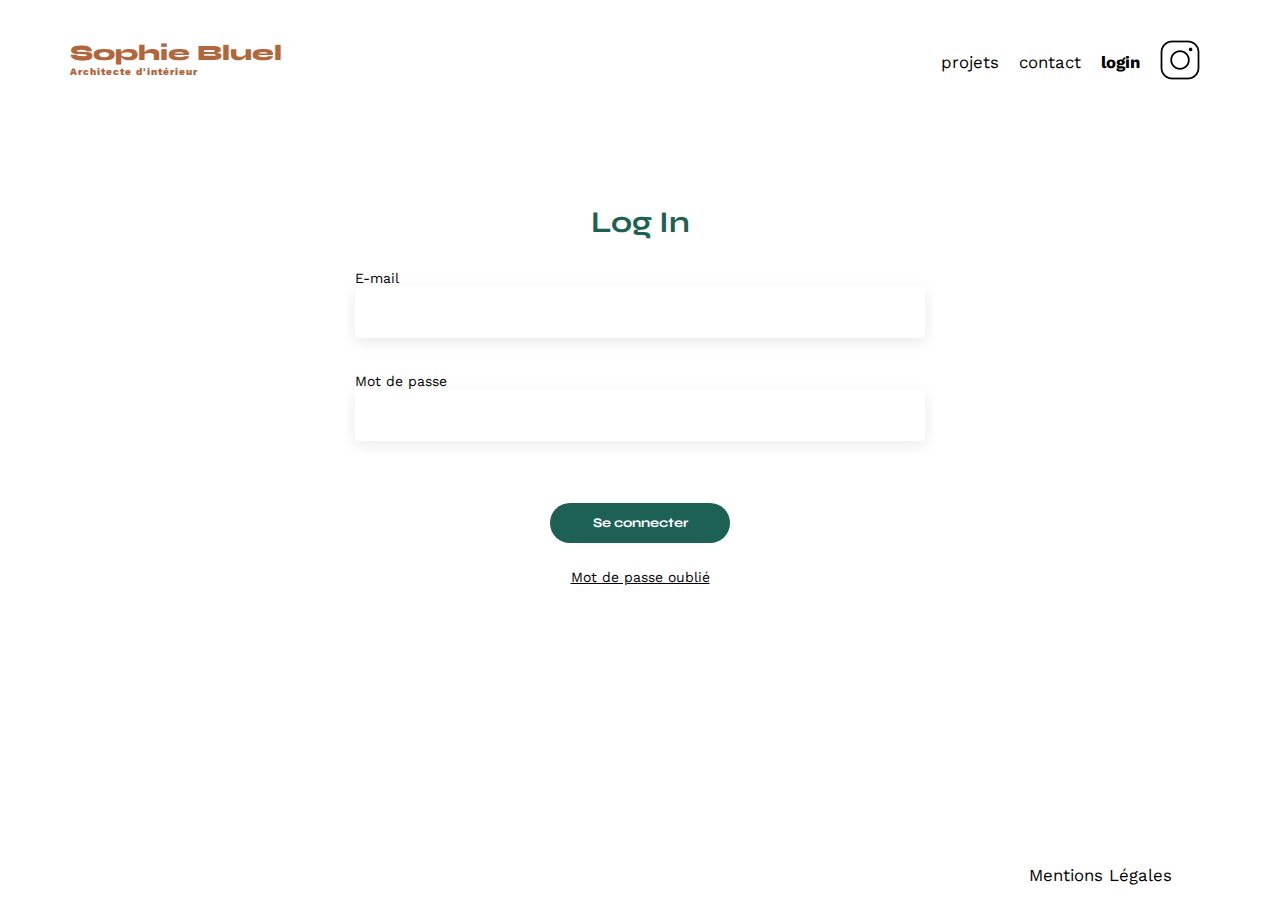
<file: FrontEnd/assets/login.html>
<!DOCTYPE html>
<html lang="fr">
  <head>
    <meta charset="UTF-8" />
    <title>Sophie Bluel - Architecte d'intérieur</title>
    <meta name="viewport" content="width=device-width, initial-scale=1.0" />
    <link rel="preconnect" href="https://fonts.googleapis.com" />
    <link rel="preconnect" href="https://fonts.gstatic.com" crossorigin />
    <link
      href="https://fonts.googleapis.com/css2?family=Syne:wght@700;800&family=Work+Sans&display=swap"
      rel="stylesheet"
    />

    <link rel="stylesheet" href="./login.css" />
    <meta name="description" content="" />
  </head>
  <body>
    <header>
      <div class="headerLogin">
        <h1>Sophie Bluel <span>Architecte d'intérieur</span></h1>
        <nav>
          <ul>
            <li>projets</li>
            <li>contact</li>
            <li>login</li>
            <li><img src="./icons/instagram.png" alt="Instagram" /></li>
          </ul>
        </nav>
      </div>
    </header>

    <main>
      <section id="form-login">
        <h2>Log In</h2>
        <form action="#" method="post">
          <label for="email">E-mail</label>
          <input type="email" name="email" id="email" class="inputLogin" />
          <label for="password">Mot de passe</label>
          <input
            type="password"
            name="password"
            id="password"
            class="inputLogin"
          />
          <input id="button-login" type="submit" value="Se connecter" />
        </form>
        <a href="#">Mot de passe oublié</a>
      </section>
    </main>

    <footer>
      <nav>
        <ul>
          <li>Mentions Légales</li>
        </ul>
      </nav>
    </footer>
    <script src="./login.js" defer></script>
  </body>
</html>
</file>
<file: FrontEnd/assets/login.css>
html,
body,
div,
span,
applet,
object,
iframe,
h1,
h2,
h3,
h4,
h5,
h6,
p,
blockquote,
pre,
a,
abbr,
acronym,
address,
big,
cite,
code,
del,
dfn,
em,
img,
ins,
kbd,
q,
s,
samp,
small,
strike,
strong,
sub,
sup,
tt,
var,
b,
u,
i,
center,
dl,
dt,
dd,
ol,
ul,
li,
fieldset,
form,
label,
legend,
table,
caption,
tbody,
tfoot,
thead,
tr,
th,
td,
article,
aside,
canvas,
details,
embed,
figure,
figcaption,
footer,
header,
hgroup,
menu,
nav,
output,
ruby,
section,
summary,
time,
mark,
audio,
video {
  margin: 0;
  padding: 0;
  border: 0;
  font-size: 100%;
  font: inherit;
  vertical-align: baseline;
}

/** end reset css**/
body {
  max-width: 1140px;
  margin: auto;
  font-family: "Work Sans";
  font-size: 14px;
}

section {
  margin: 50px 0;
}

h1 {
  display: flex;
  flex-direction: column;
  font-family: "Syne";
  font-size: 22px;
  font-weight: 800;
  color: #b1663c;
}

h1 > span {
  font-family: "Work Sans";
  font-size: 10px;
  letter-spacing: 0.1em;
}

h2 {
  font-family: "Syne";
  font-weight: 700;
  font-size: 30px;
  color: #1d6154;
}
nav ul {
  display: flex;
  align-items: center;
  list-style-type: none;
}
nav li {
  padding: 0 10px;
  font-size: 1.2em;
}

li:hover {
  color: #b1663c;
}
.headerLogin {
  display: flex;
  justify-content: space-between;
  margin: 40px 0;
}
/* FORMULAIRE LOGIN */

#form-login {
  width: 50%;
  margin: auto;
  text-align: center;
}
#form-login form {
  margin-top: 30px;
  display: flex;
  flex-direction: column;
  text-align: left;
}
#form-login h2 {
  margin-top: 120px;
}
#form-login a {
  color: black;
  padding-block-end: 200px;
}
.inputLogin {
  height: 50px;
  font-size: 1.2em;
  border: none;
  box-shadow: 0px 4px 14px rgb(0 0 0 / 9%);
  margin-bottom: 35px;
}
.login {
  text-decoration: none;
  color: black;
}
.login:hover {
  color: #b1663c;
}

input[type="submit"] {
  font-family: "Syne";
  font-weight: 700;
  color: white;
  background-color: #1d6154;
  margin: 2em auto;
  width: 180px;
  text-align: center;
  border-radius: 60px;
  height: 40px;
  border: none;
}

footer nav ul {
  display: flex;
  justify-content: flex-end;
  margin: 2em;
}
</file>
